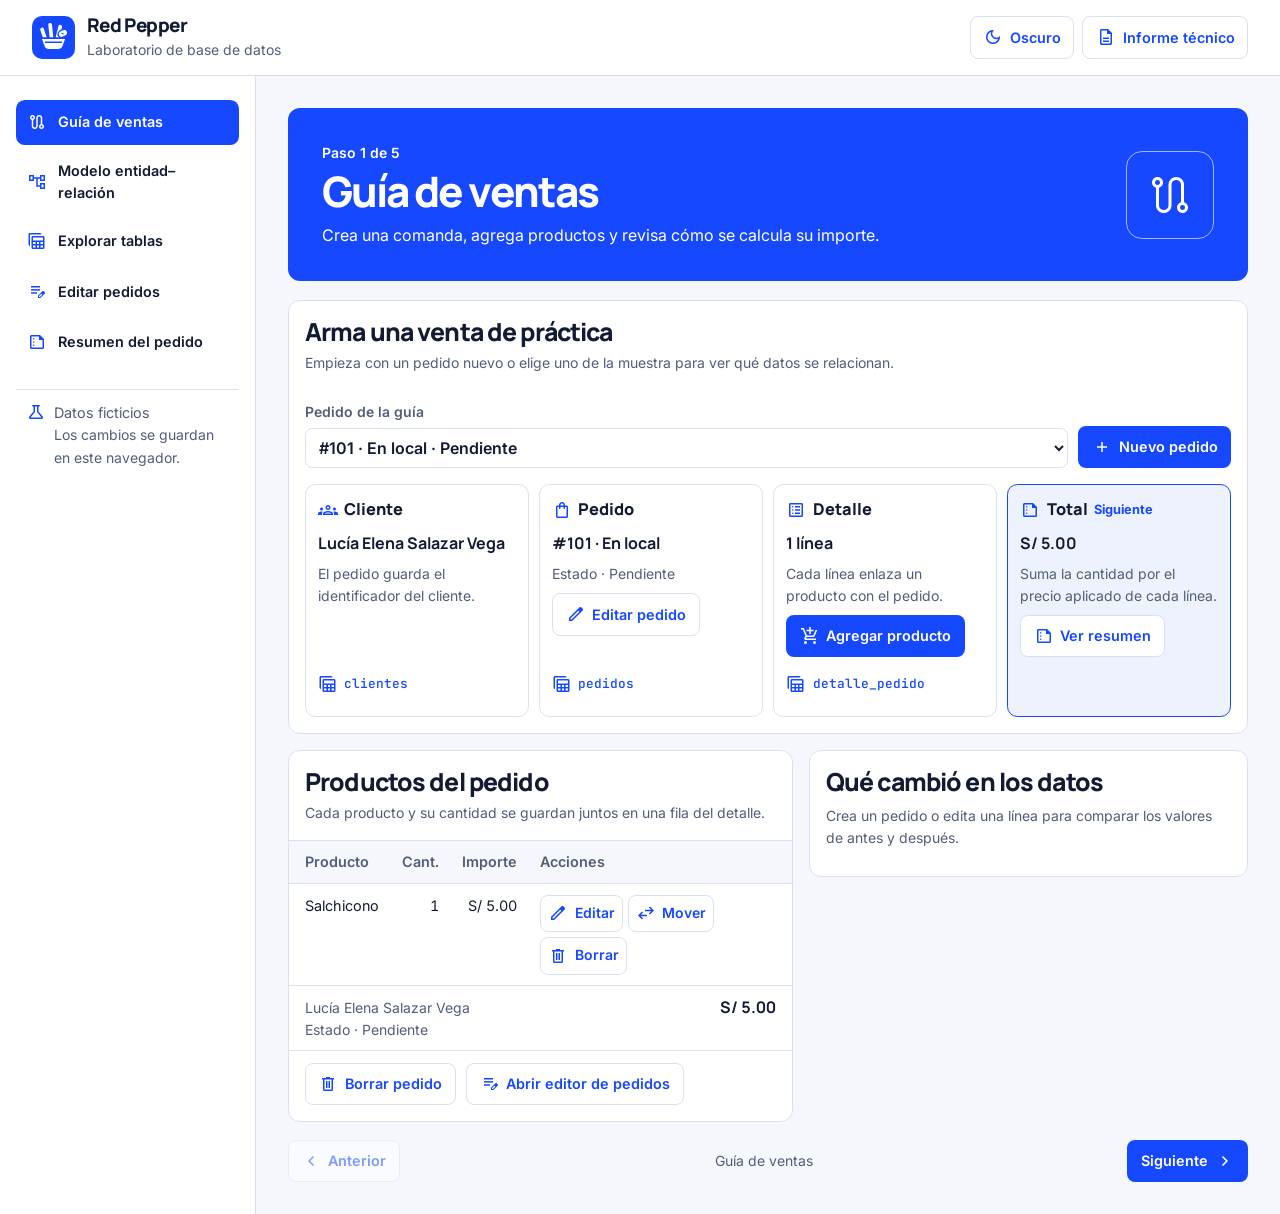
<file: web/index.html>
<!doctype html>
<html lang="es-PE">
<head>
  <meta charset="utf-8">
  <meta name="viewport" content="width=device-width, initial-scale=1">
  <meta name="robots" content="noindex">
  <meta name="description" content="Explora el flujo de ventas de Red Pepper y practica operaciones de base de datos con datos ficticios.">
  <meta name="color-scheme" content="light dark">
  <title>Red Pepper | Laboratorio de base de datos</title>
  <link rel="icon" href="icono-red-pepper.svg?v=20261124d" type="image/svg+xml">
  <script>
    const raiz = document.documentElement;
    raiz.classList.add('preparando');
    try {
      const preferencia = localStorage.getItem('red-pepper-tema');
      if (preferencia === 'claro' || preferencia === 'oscuro') raiz.dataset.temaGuardado = preferencia;
    } catch {}
    raiz.dataset.tema = raiz.dataset.temaGuardado || (matchMedia('(prefers-color-scheme: dark)').matches ? 'oscuro' : 'claro');
  </script>
  <link rel="preconnect" href="https://fonts.googleapis.com">
  <link rel="preconnect" href="https://fonts.gstatic.com" crossorigin>
  <link rel="stylesheet" href="https://fonts.googleapis.com/css2?family=Inter:wght@400;500;600;700&amp;family=JetBrains+Mono:wght@500;600&amp;family=Manrope:wght@600;700;800&amp;display=swap">
  <link rel="stylesheet" href="https://fonts.googleapis.com/css2?family=Material+Symbols+Outlined:wght@400&amp;display=block">
  <link rel="stylesheet" href="estilos.css?v=20261124g">
  <script type="module">
    try {
      await import('./inicio.js?v=20261124g');
    } catch (error) {
      document.documentElement.classList.remove('preparando');
      document.getElementById('laboratorio').removeAttribute('aria-busy');
      document.getElementById('error-carga').hidden = false;
      console.error('El laboratorio no pudo iniciar.', error);
    }
  </script>
</head>
<body>
  <div class="marco">
    <header class="cabecera">
      <a class="marca" href="./" aria-label="Inicio del laboratorio Red Pepper">
        <img class="marca-icono" src="icono-red-pepper.svg?v=20261124d" width="44" height="44" alt="">
        <span><strong>Red Pepper</strong><small>Laboratorio de base de datos</small></span>
      </a>
      <div class="cabecera-acciones">
        <button class="boton secundario boton-tema" id="boton-tema" type="button" aria-label="Cambiar a modo oscuro" hidden><span class="icono" aria-hidden="true">dark_mode</span><span class="tema-texto">Oscuro</span></button>
        <a class="boton secundario enlace-informe" href="informe" aria-label="Informe técnico"><span class="icono" aria-hidden="true">description</span><span class="informe-texto">Informe técnico</span></a>
      </div>
    </header>

    <aside class="navegacion" aria-label="Recorrido del laboratorio">
      <nav class="pasos" id="pasos" aria-label="Diapositivas del laboratorio" inert>
        <button class="paso" type="button" data-paso aria-controls="guia" aria-current="step"><span class="icono" aria-hidden="true">route</span><span>Guía de ventas</span></button>
        <button class="paso" type="button" data-paso aria-controls="modelo"><span class="icono" aria-hidden="true">account_tree</span><span>Modelo entidad–relación</span></button>
        <button class="paso" type="button" data-paso aria-controls="tablas"><span class="icono" aria-hidden="true">table_view</span><span>Explorar tablas</span></button>
        <button class="paso" type="button" data-paso aria-controls="editar"><span class="icono" aria-hidden="true">edit_note</span><span>Editar pedidos</span></button>
        <button class="paso" type="button" data-paso aria-controls="resumen"><span class="icono" aria-hidden="true">summarize</span><span>Resumen del pedido</span></button>
      </nav>
      <p class="practica"><span class="icono" aria-hidden="true">science</span><span>Datos ficticios<br><small>Los cambios se guardan en este navegador.</small></span></p>
    </aside>

    <main id="laboratorio" aria-busy="true">
      <div class="carga" id="carga" role="status" aria-label="Cargando laboratorio">
        <div aria-hidden="true">
          <div class="hero carga-hero">
            <div class="carga-titulos"><span class="hueso carga-etiqueta"></span><span class="hueso carga-titulo"></span><span class="hueso carga-texto"></span></div>
            <div class="hero-marca hueso"></div>
          </div>
          <div class="indicadores carga-indicadores">
            <div><span class="hueso carga-texto"></span><span class="hueso carga-dato"></span></div>
            <div><span class="hueso carga-texto"></span><span class="hueso carga-dato"></span></div>
            <div><span class="hueso carga-texto"></span><span class="hueso carga-dato"></span></div>
          </div>
          <div class="modelo-grid">
            <div class="panel carga-panel"><span class="hueso carga-subtitulo"></span><span class="hueso carga-texto"></span><span class="hueso carga-fila"></span><span class="hueso carga-fila"></span><span class="hueso carga-fila"></span></div>
            <div class="panel carga-panel"><span class="hueso carga-subtitulo"></span><span class="hueso carga-texto"></span><span class="hueso carga-fila"></span><span class="hueso carga-fila"></span></div>
          </div>
        </div>
      </div>
      <section class="panel error-carga" id="error-carga" aria-labelledby="error-titulo" hidden>
        <h1 id="error-titulo">El laboratorio no pudo cargar</h1>
        <p>Vuelve a abrir la página para intentar de nuevo.</p>
        <a class="boton primario" href="./">Recargar el laboratorio</a>
      </section>
      <section class="hero" id="encabezado" aria-labelledby="paso-titulo" hidden>
        <div class="hero-contenido">
          <p class="progreso" id="progreso">Paso 1 de 5</p>
          <h1 id="paso-titulo" tabindex="-1">Guía de ventas</h1>
          <p id="paso-descripcion">Crea una comanda, agrega productos y revisa cómo se calcula su importe.</p>
        </div>
        <div class="hero-marca" aria-hidden="true"><span class="icono" id="hero-icono">route</span></div>
      </section>
      <p class="aviso global" id="aviso" role="status" aria-live="polite" hidden></p>

      <section id="guia" class="pantalla" aria-label="Guía de ventas" hidden>
        <article class="panel">
          <div class="panel-cabeza"><h2>Arma una venta de práctica</h2><p>Empieza con un pedido nuevo o elige uno de la muestra para ver qué datos se relacionan.</p></div>
          <div class="filtros">
            <label>Pedido de la guía<select id="pedido-guia"></select></label>
            <button class="boton primario" type="button" id="nuevo-guia"><span class="icono" aria-hidden="true">add</span>Nuevo pedido</button>
          </div>
          <ol class="flujo-guia" id="flujo-guia" aria-label="Etapas de la venta"></ol>
        </article>
        <div class="estacion guia-detalle">
          <article class="panel" aria-labelledby="guia-productos-titulo">
            <div class="panel-cabeza"><h2 id="guia-productos-titulo">Productos del pedido</h2><p>Cada producto y su cantidad se guardan juntos en una fila del detalle.</p></div>
            <div id="guia-lineas"></div>
            <div class="filtros operacion" id="guia-acciones"></div>
          </article>
          <aside class="panel rastreo" id="guia-cambios" aria-label="Cambios recientes en los datos"></aside>
        </div>
      </section>

      <section id="modelo" class="pantalla" aria-label="Modelo entidad–relación" hidden>
        <div class="modelo-grid">
          <article class="panel panel-mapa">
            <div class="panel-cabeza"><h2>Mapa de entidades</h2><p>Selecciona una tabla para ver sus campos y las claves que la conectan con las demás.</p></div>
            <div class="visor-modelo" role="group" aria-label="Mapa de relaciones entre las ocho entidades"><div class="mapa" id="mapa"></div></div>
            <p class="leyenda-modelo">Cada producto pertenece a un solo subtipo entre snacks, bebidas y hamburguesas.</p>
            <p class="leyenda-modelo"><strong>PK</strong> clave primaria · <strong>FK</strong> clave foránea · <strong>0..N</strong> cero o muchas filas · <strong>0..1</strong> cero o una fila</p>
          </article>
          <article class="panel inspector" id="inspector" aria-label="Campos de la entidad seleccionada"></article>
        </div>
      </section>

      <section id="tablas" class="pantalla" aria-label="Explorar tablas" hidden>
        <article class="panel">
          <div class="panel-cabeza"><h2 id="tabla-titulo" tabindex="-1">Pedidos</h2><p id="tabla-texto"></p></div>
          <div class="filtros">
            <label>Tabla<select id="tabla-elegida"></select></label>
            <label>Buscar en la tabla<input id="buscar" type="search" placeholder="Producto, estado o clave"></label>
          </div>
          <div class="registros" id="registros"></div>
          <nav class="paginacion" aria-label="Páginas de resultados">
            <button class="boton secundario" id="pagina-ant" type="button"><span class="icono" aria-hidden="true">chevron_left</span>Anterior</button>
            <span id="tabla-pagina" aria-live="polite"></span>
            <button class="boton secundario" id="pagina-sig" type="button">Siguiente<span class="icono" aria-hidden="true">chevron_right</span></button>
          </nav>
        </article>
      </section>

      <section id="editar" class="pantalla" aria-label="Editar pedidos" hidden>
        <div class="estacion">
          <article class="panel">
            <div class="panel-cabeza"><h2>Comanda de práctica</h2><p>Agrega productos, mueve una línea o cambia el estado del pedido.</p></div>
            <div class="filtros">
              <label>Pedido<select id="pedido-editar"></select></label>
              <button class="boton primario" type="button" id="nuevo-pedido"><span class="icono" aria-hidden="true">add</span>Nuevo pedido</button>
              <button class="boton secundario" type="button" id="editar-cabecera"><span class="icono" aria-hidden="true">edit</span>Editar cliente o modalidad</button>
            </div>
            <div id="pedido-lineas"></div>
            <form id="agregar" class="filtros operacion">
              <label>Producto<select name="producto" id="producto" required></select></label>
              <label class="campo-corto">Cantidad<input name="cantidad" type="number" min="1" max="999" value="1" required></label>
              <button class="boton primario" type="submit"><span class="icono" aria-hidden="true">add_shopping_cart</span>Agregar producto</button>
            </form>
            <form id="cambiar-estado" class="filtros operacion">
              <label>Estado del pedido<select name="estado" id="estado"></select></label>
              <button class="boton secundario" type="submit"><span class="icono" aria-hidden="true">sync_alt</span>Cambiar estado</button>
              <button class="boton secundario" id="borrar-pedido" type="button"><span class="icono" aria-hidden="true">delete</span>Borrar pedido</button>
            </form>
          </article>
          <aside class="panel rastreo" id="aprendizaje" aria-label="Relaciones afectadas"></aside>
        </div>
      </section>

      <section id="resumen" class="pantalla" aria-label="Resumen del pedido" hidden>
        <div class="estacion">
          <article class="panel">
            <div class="panel-cabeza"><h2>Importe de la comanda</h2><p>Cada importe se calcula con la cantidad y el precio registrado en el detalle.</p></div>
            <div class="filtros"><label>Pedido para consultar<select id="pedido-resumen"></select></label></div>
            <div id="resumen-pedido"></div>
            <div class="filtros operacion"><button class="boton secundario" type="button" id="volver-guia"><span class="icono" aria-hidden="true">route</span>Volver a la guía</button></div>
          </article>
          <aside class="panel rastreo" id="resumen-cambios" aria-label="Cambios recientes en los datos"></aside>
        </div>
      </section>

      <footer class="pie-pasos" id="pie-pasos" hidden>
        <button class="boton secundario" type="button" id="anterior"><span class="icono" aria-hidden="true">chevron_left</span>Anterior</button>
        <span id="paso-pie">Guía de ventas</span>
        <button class="boton primario" type="button" id="siguiente">Siguiente<span class="icono" aria-hidden="true">chevron_right</span></button>
      </footer>
    </main>
  </div>

  <dialog id="dialogo" aria-labelledby="dialogo-titulo">
    <form id="dialogo-form" method="dialog">
      <h2 id="dialogo-titulo"></h2>
      <p id="dialogo-info"></p>
      <div id="dialogo-campos" class="dialogo-campos"></div>
      <div class="dialogo-acciones"><button class="boton secundario" type="button" id="cancelar-dialogo">Cancelar</button><button class="boton primario" type="submit" id="confirmar-dialogo">Aceptar</button></div>
    </form>
  </dialog>
  <noscript><p class="sin-scripts">Activa JavaScript para recorrer el modelo y practicar con los datos.</p></noscript>
</body>
</html>
</file>
<file: web/estilos.css>
:root {
  color-scheme: light;
  --brand: #1648ff;
  --on-brand: #fff;
  --accent: #1648ff;
  --ink: #131b32;
  --muted: #525e77;
  --paper: #fff;
  --canvas: #f5f7fc;
  --line: #d9e0f0;
  --tint: #eef2ff;
  --placeholder: #e3e9f7;
  --radio: 12px;
  --display: Manrope, Inter, system-ui, sans-serif;
  --texto: Inter, system-ui, sans-serif;
  --codigo: 'JetBrains Mono', Consolas, monospace;
  font: 100%/1.55 var(--texto);
  color: var(--ink);
  background: var(--canvas);
}

:root[data-tema='oscuro'] {
  color-scheme: dark;
  --accent: #a5b8ff;
  --ink: #f0f3ff;
  --muted: #b3bed6;
  --paper: #192338;
  --canvas: #101827;
  --line: #394866;
  --tint: #25345f;
  --placeholder: #30405f;
}

* { box-sizing: border-box; }
[hidden] { display: none !important; }
body, h1, h2, h3, p, dl, dd { margin: 0; }
a { color: var(--accent); }
button, a, input, select { -webkit-tap-highlight-color: transparent; }
button, input, select { font: inherit; }
button { cursor: pointer; }
button:disabled { cursor: default; opacity: .52; }
:focus-visible { outline: 3px solid var(--accent); outline-offset: 3px; }
code, .codigo { font: 500 .875rem/1.55 var(--codigo); }
h1, h2, h3, strong { font-family: var(--display); }
h1 { font-size: clamp(2rem, 4vw, 2.625rem); font-weight: 800; line-height: 1.1; letter-spacing: -.045em; }
h2 { font-size: clamp(1.3rem, 2.4vw, 1.55rem); font-weight: 800; line-height: 1.2; letter-spacing: -.035em; }
h3 { font-size: 1.02rem; font-weight: 800; }
.icono { font: 400 1.25rem/1 'Material Symbols Outlined'; display: inline-block; width: 1em; height: 1em; flex: 0 0 auto; overflow: hidden; white-space: nowrap; font-feature-settings: 'liga'; -webkit-font-smoothing: antialiased; }

.marco { max-width: 95rem; margin: 0 auto; display: grid; min-height: 100vh; grid-template-columns: 16rem minmax(0, 1fr); grid-template-rows: auto 1fr; }
.cabecera { grid-column: 1 / -1; display: flex; align-items: center; justify-content: space-between; gap: .75rem; background: var(--paper); border-bottom: 1px solid var(--line); padding: .85rem clamp(1rem, 3vw, 2rem); }
.cabecera-acciones { display: flex; align-items: center; gap: .5rem; flex: 0 0 auto; white-space: nowrap; }
.marca { display: inline-flex; align-items: center; gap: .72rem; color: var(--ink); text-decoration: none; min-width: 0; }
.marca-icono { display: block; width: 2.7rem; height: 2.7rem; flex: 0 0 auto; }
.marca strong { display: block; font-size: 1.18rem; line-height: 1.22; letter-spacing: -.03em; font-weight: 800; }
.marca small, .practica small { color: var(--muted); font-size: .875rem; }
.navegacion { display: flex; flex-direction: column; gap: 1.5rem; padding: 1.5rem 1rem; background: var(--paper); border-right: 1px solid var(--line); }
.pasos { display: grid; gap: .36rem; }
.paso { width: 100%; display: flex; justify-content: start; align-items: center; gap: .65rem; text-align: left; min-height: 2.8rem; border: 1px solid transparent; border-radius: .55rem; padding: .5rem .65rem; color: var(--ink); background: transparent; font-weight: 600; font-size: .9rem; }
.paso .icono { color: var(--accent); }
.paso[aria-current='step'] { background: var(--brand); color: var(--on-brand); }
.paso[aria-current='step'] .icono { color: inherit; }
.paso:not([aria-current]):hover, .opcion:hover, .secundario:hover { background: var(--tint); }
.practica { display: flex; gap: .55rem; align-items: start; color: var(--muted); font-size: .9rem; padding: .75rem .6rem; border-top: 1px solid var(--line); }
.practica .icono { color: var(--accent); }
main { min-width: 0; margin: 0 auto; width: min(100%, 82rem); padding: clamp(.85rem, 3vw, 2rem); }

.hero { background: var(--brand); color: var(--on-brand); border-radius: var(--radio); min-height: 10.6rem; display: flex; align-items: center; justify-content: space-between; gap: 1.2rem; padding: clamp(1.05rem, 3vw, 2.1rem); }
.hero h1 { margin: .3rem 0 .55rem; }
#paso-titulo:focus { outline: none; }
.hero p { max-width: 38rem; }
.progreso { font-size: .875rem; font-weight: 600; }
.hero-marca { display: grid; place-items: center; border: 1px solid rgb(255 255 255 / .6); border-radius: 1rem; width: 5.5rem; height: 5.5rem; flex: 0 0 auto; }
.hero-marca .icono { font-size: 3rem; }
.pantalla { margin-top: 1.15rem; }
.pantalla:not([hidden]), .error-carga:not([hidden]), dialog[open] { animation: entrar .24s ease-out both; }

@keyframes entrar {
  from { opacity: .25; transform: translateY(.35rem); }
  to { opacity: 1; transform: translateY(0); }
}

.carga { display: none; }
.preparando .carga { display: block; }
.carga-hero .hueso { background: rgb(255 255 255 / .34); border-color: transparent; }
.carga-titulos { display: grid; gap: .7rem; width: min(100%, 35rem); }
.carga-indicadores { margin: 1.15rem 0 1rem; }
.carga-panel, .carga-indicadores > div { display: grid; gap: .65rem; }
.carga-panel, .error-carga { padding: 1rem; }
.error-carga p { margin: .5rem 0 1rem; }
.hueso { display: block; background: var(--placeholder); border-radius: .4rem; animation: pulso-carga 1.25s ease-in-out infinite alternate; }
.hueso.carga-etiqueta { width: 6.5rem; height: .85rem; }
.hueso.carga-titulo { width: min(100%, 19rem); height: clamp(1.75rem, 4vw, 2.65rem); }
.hueso.carga-texto { width: 77%; height: .85rem; }
.hueso.carga-dato { width: 28%; height: 1.65rem; }
.hueso.carga-subtitulo { width: 48%; height: 1.2rem; }
.hueso.carga-fila { height: 2.1rem; }

@keyframes pulso-carga {
  from { opacity: .62; }
  to { opacity: 1; }
}

.indicadores, .modelo-grid, .estacion { display: grid; gap: 1rem; }
.indicadores { grid-template-columns: repeat(3, minmax(0, 1fr)); margin-bottom: 1rem; }
.indicadores > div, .panel { background: var(--paper); border: 1px solid var(--line); border-radius: var(--radio); min-width: 0; }
.indicadores > div { padding: .85rem 1rem; }
.indicadores dt, .panel-cabeza p, .apagado, .etiqueta { color: var(--muted); font-size: .875rem; }
.indicadores dd { color: var(--accent); font: 800 clamp(1.45rem, 3vw, 1.9rem)/1.3 var(--display); margin-top: .22rem; font-variant-numeric: tabular-nums; }
.modelo-grid { grid-template-columns: minmax(0, 1fr) minmax(15rem, .36fr); align-items: start; }
.estacion { grid-template-columns: minmax(0, 1.65fr) minmax(0, .87fr); align-items: start; }
.panel-cabeza, .inspector, .rastreo { padding: 1rem; }
.panel-cabeza p { margin-top: .35rem; }
.visor-modelo { background: var(--canvas); border-block: 1px solid var(--line); }
.mapa { position: relative; width: 100%; aspect-ratio: 760 / 365; }
.mapa[data-formato='compacto'] { max-width: 28rem; margin-inline: auto; }
.conexiones-modelo { position: absolute; inset: 0; width: 100%; height: 100%; pointer-events: none; }
.conexiones-modelo g > path, .flecha-modelo { fill: none; stroke: var(--muted); stroke-width: 1.5; }
.conexiones-modelo text { fill: var(--muted); font: 600 13px var(--codigo); }
.conexiones-modelo .conexion-activa > path { stroke: var(--accent); stroke-width: 2.4; }
.conexiones-modelo .conexion-activa text { fill: var(--accent); }
.leyenda-modelo { margin: .85rem 1rem 1rem; color: var(--muted); font-size: .875rem; }
.opcion { display: flex; align-items: center; gap: .42rem; min-width: 0; text-align: left; min-height: 2.7rem; padding: .42rem .5rem; color: var(--ink); background: var(--paper); border: 1px solid var(--line); border-radius: .45rem; font-size: .875rem; font-weight: 600; line-height: 1.25; overflow-wrap: anywhere; }
.opcion .icono { color: var(--accent); font-size: 1.1rem; }
.opcion[aria-pressed='true'] { color: var(--accent); background: var(--tint); border-color: var(--accent); }
.nodo-modelo { position: absolute; transform: translate(-50%, -50%); display: grid; grid-template-columns: auto minmax(0, 1fr); gap: .1rem .45rem; align-content: center; }
.nodo-modelo .icono { grid-row: span 2; }
.nodo-modelo small { grid-column: 2; color: var(--muted); font: 500 .68rem var(--codigo); }
.mapa[data-formato='compacto'] .nodo-modelo { display: flex; flex-direction: column; align-items: flex-start; justify-content: center; gap: .1rem; min-height: 44px; font-size: .81rem; }
.mapa[data-formato='compacto'] .nodo-modelo .icono { display: none; }
.mapa[data-formato='compacto'] .nodo-modelo small { font-size: .65rem; }
.mapa[data-formato='compacto'] .conexiones-modelo text { font-size: 14px; }
.inspector > p, .rastreo > p { margin: .55rem 0 .7rem; }
#inspector h2 { scroll-margin-top: 1rem; }
#inspector h2:focus { outline: none; }
#inspector .volver-mapa { display: none; }
.inspector .codigo { color: var(--accent); overflow-wrap: anywhere; }
.campos-entidad { margin: .35rem 0 .85rem; padding: 0; list-style: none; }
.campos-entidad li { display: flex; flex-wrap: wrap; align-items: center; gap: .4rem; padding: .3rem .15rem; border-bottom: 1px solid var(--line); }
.campos-entidad code { overflow-wrap: anywhere; }
.sigla-clave { padding: .05rem .28rem; border-radius: .25rem; background: var(--tint); color: var(--accent); font-size: .72rem; font-weight: 700; }
.enlaces-tabla, .cambios { margin: .45rem 0 .85rem; padding: 0; list-style: none; display: grid; gap: .55rem; }
.enlaces-tabla li, .cambios li { display: grid; gap: .16rem; border-top: 1px solid var(--line); padding-top: .5rem; }
.enlace-boton { padding: 0; background: none; border: 0; color: var(--accent); text-align: left; overflow-wrap: anywhere; }
.enlace-boton:hover { text-decoration: underline; }
.aviso { padding: .6rem .78rem; border: 1px solid var(--line); border-radius: .5rem; color: var(--ink); background: var(--tint); font-size: .9rem; }
.aviso[data-error='true'] { border-color: var(--ink); }
.global { margin-top: .8rem; }

.boton { display: inline-flex; align-items: center; justify-content: center; gap: .42rem; min-height: 2.65rem; padding: .48rem .78rem; border: 1px solid transparent; border-radius: .5rem; font-size: .9rem; font-weight: 600; text-decoration: none; line-height: 1.35; }
.primario { background: var(--brand); color: var(--on-brand); }
.primario:hover:not(:disabled) { outline: 1px solid var(--accent); outline-offset: 1px; }
.secundario { color: var(--accent); background: var(--paper); border-color: var(--line); }
.boton, .paso, .opcion { transition: background-color .16s ease, color .16s ease, border-color .16s ease; }
.filtros { display: flex; align-items: end; gap: .65rem; flex-wrap: wrap; padding: .7rem 1rem 1rem; }
.filtros label { flex: 1 1 12rem; min-width: 0; }
.filtros .campo-corto { flex: 0 1 6rem; }
label, .etiqueta { display: block; color: var(--muted); font-weight: 600; font-size: .875rem; }
input, select, output { display: block; width: 100%; min-width: 0; min-height: 2.55rem; color: var(--ink); background: var(--paper); border: 1px solid var(--line); border-radius: .45rem; margin-top: .3rem; padding: .46rem .55rem; font-size: 1rem; }
output { background: var(--tint); font-variant-numeric: tabular-nums; }
.registros { overflow-x: auto; }
.registros:focus-visible { outline-offset: -.2rem; }
table { width: 100%; border-collapse: collapse; font-size: .9rem; }
th, td { padding: .64rem .72rem; border-top: 1px solid var(--line); text-align: left; vertical-align: top; }
th:first-child, td:first-child { padding-left: 1rem; }
th:last-child, td:last-child { padding-right: 1rem; }
th { color: var(--muted); background: var(--canvas); font-weight: 600; }
th.codigo { font-size: .875rem; }
.numero { text-align: right; white-space: nowrap; font-variant-numeric: tabular-nums; }
.acciones { display: flex; flex-wrap: wrap; gap: .3rem; }
.acciones .boton { min-height: 2.35rem; padding: .3rem .44rem; font-size: .875rem; }
.paginacion, .pie-pasos { display: flex; align-items: center; justify-content: space-between; gap: .5rem; }
.paginacion { padding: .7rem 1rem; border-top: 1px solid var(--line); }
.paginacion span, .pie-pasos > span { color: var(--muted); font-size: .875rem; text-align: center; }
.pie-pasos { margin-top: 1.1rem; }
.operacion { border-top: 1px solid var(--line); }
.sin-lineas { padding: .7rem 1rem; }
.pie-tabla { display: flex; gap: .55rem; align-items: baseline; justify-content: space-between; padding: .6rem 1rem; border-top: 1px solid var(--line); }
.estado-texto { color: var(--muted); font-size: .875rem; }
.cambios .codigo { color: var(--accent); overflow-wrap: anywhere; }
.flujo-guia { display: grid; grid-template-columns: repeat(4, minmax(0, 1fr)); gap: .65rem; list-style: none; margin: 0; padding: 0 1rem 1rem; }
.tarjeta-guia { display: flex; flex-direction: column; gap: .5rem; min-width: 0; border: 1px solid var(--line); border-radius: .65rem; padding: .75rem; }
.tarjeta-guia[aria-current='step'] { border-color: var(--accent); background: var(--tint); }
.tarjeta-guia .boton { align-self: start; text-align: left; }
.etapa-guia, .tabla-guia { display: flex; align-items: center; gap: .4rem; }
.etapa-guia { flex-wrap: wrap; }
.etapa-guia .icono { color: var(--accent); }
.siguiente-guia { color: var(--accent); font-size: .8rem; font-weight: 700; }
.valor-guia { overflow-wrap: anywhere; }
.tabla-guia { margin-top: auto; min-height: 2.4rem; align-self: start; font-size: .8rem; }
.guia-detalle { margin-top: 1rem; grid-template-columns: minmax(0, 1.15fr) minmax(0, 1fr); }
.cambio-fila { margin: .65rem 0; border: 1px solid var(--line); border-radius: .5rem; }
.cambio-fila summary, .historial summary { cursor: pointer; padding: .55rem .65rem; }
.cambio-fila summary .apagado { display: block; padding-left: .85rem; overflow-wrap: anywhere; }
.cambio-fila code { color: var(--accent); overflow-wrap: anywhere; }
.cambio-fila th, .cambio-fila td { padding: .42rem .45rem; }
.cambio-fila .codigo, .cambio-fila td code { font-size: .78rem; }
.cambio-fila td { overflow-wrap: anywhere; }
.valor-cambiado { color: var(--accent); font-weight: 700; }
.cambio-fila[open] .registros { animation: entrar .2s ease-out; }
.historial { margin-top: .65rem; border-top: 1px solid var(--line); }
.resumen-grid { display: grid; gap: .45rem; padding: .7rem 1rem; border-top: 1px solid var(--line); }
.resumen-grid div { display: flex; align-items: baseline; justify-content: space-between; gap: .5rem; }
.resumen-grid dt { color: var(--muted); }
.resumen-grid dd { font-variant-numeric: tabular-nums; }

dialog { width: min(calc(100% - 1.5rem), 29rem); border: 1px solid var(--line); border-radius: var(--radio); padding: 1.25rem; color: var(--ink); background: var(--paper); }
dialog::backdrop { background: rgb(19 27 50 / .5); }
dialog p { color: var(--muted); margin: .55rem 0; }
.dialogo-campos { display: grid; gap: .65rem; }
.dialogo-acciones { display: flex; flex-wrap: wrap; justify-content: end; gap: .5rem; margin-top: 1rem; }
.sin-scripts { padding: 1rem; }
@media (max-width: 74rem) {
  .modelo-grid { grid-template-columns: minmax(0, 1fr); }
  #inspector .volver-mapa { display: inline-flex; margin-top: .6rem; }
}
@media (max-width: 66rem) {
  .marco { grid-template-columns: 13.2rem minmax(0, 1fr); }
  .modelo-grid, .estacion { grid-template-columns: minmax(0, 1fr); }
  .flujo-guia { grid-template-columns: repeat(2, minmax(0, 1fr)); }
}
@media (max-width: 48rem) {
  .marco { grid-template-columns: minmax(0, 1fr); grid-template-rows: auto auto 1fr; }
  .navegacion { border-right: 0; border-bottom: 1px solid var(--line); padding: .65rem .85rem; gap: .4rem; }
  .pasos { grid-template-columns: repeat(2, minmax(0, 1fr)); }
  .paso { min-height: 2.7rem; }
  .practica { padding: .3rem 0 0; border: 0; }
  .practica br { display: none; }
  .practica small::before { content: ' · '; }
}
@media (max-width: 33rem) {
  .hero { min-height: auto; }
  .hero-marca { width: 3.25rem; height: 3.25rem; }
  .hero-marca .icono { font-size: 1.9rem; }
  .indicadores { gap: .4rem; }
  .indicadores > div { padding: .55rem .45rem; }
  .flujo-guia { grid-template-columns: minmax(0, 1fr); }
  .cabecera { padding-inline: .8rem; }
  .enlace-informe, .boton-tema { min-width: 2.75rem; min-height: 2.75rem; padding: .48rem; }
  .informe-texto, .tema-texto { display: none; }
  .paginacion, .pie-pasos { flex-wrap: wrap; }
  .paginacion .boton, .pie-pasos .boton { padding-inline: .45rem; }
}

@media (prefers-reduced-motion: reduce) {
  .pantalla:not([hidden]), .error-carga:not([hidden]), dialog[open], .hueso, .cambio-fila[open] .registros { animation: none; }
  .boton, .paso, .opcion { transition: none; }
}
</file>
